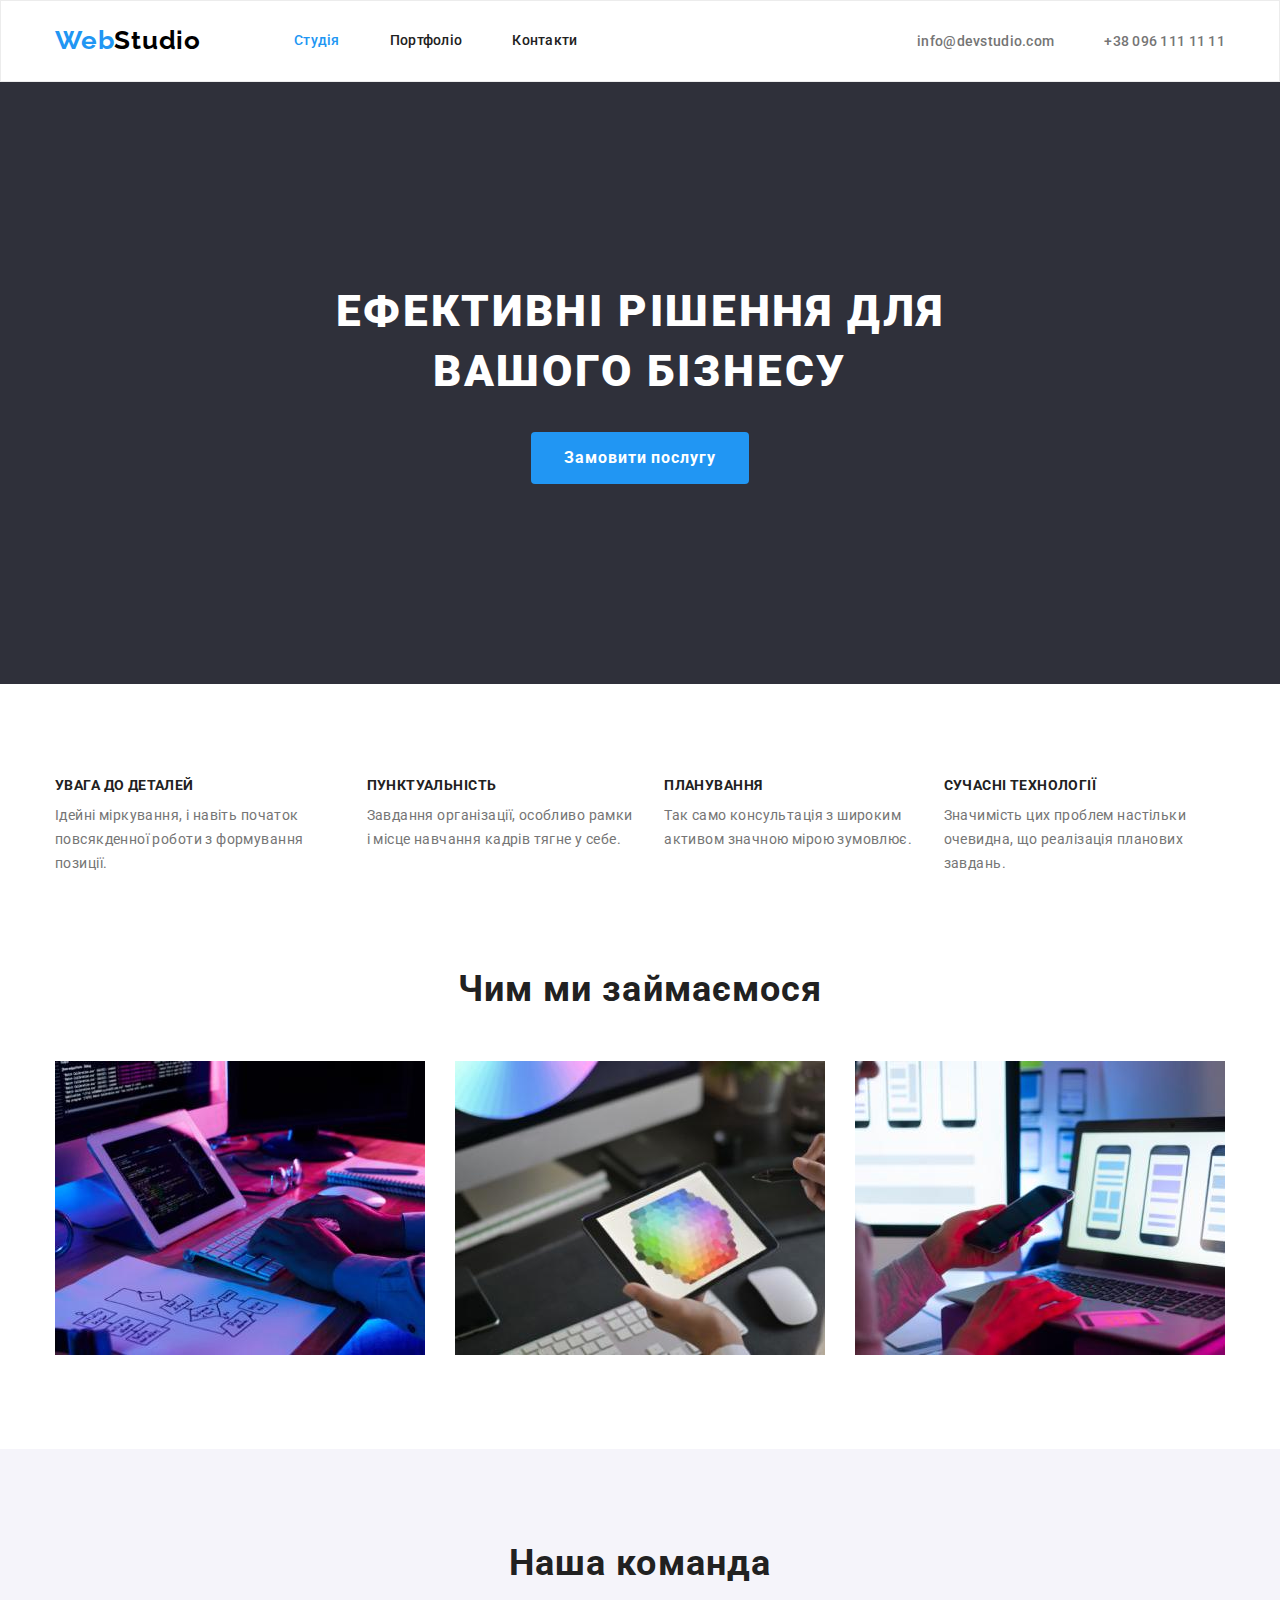
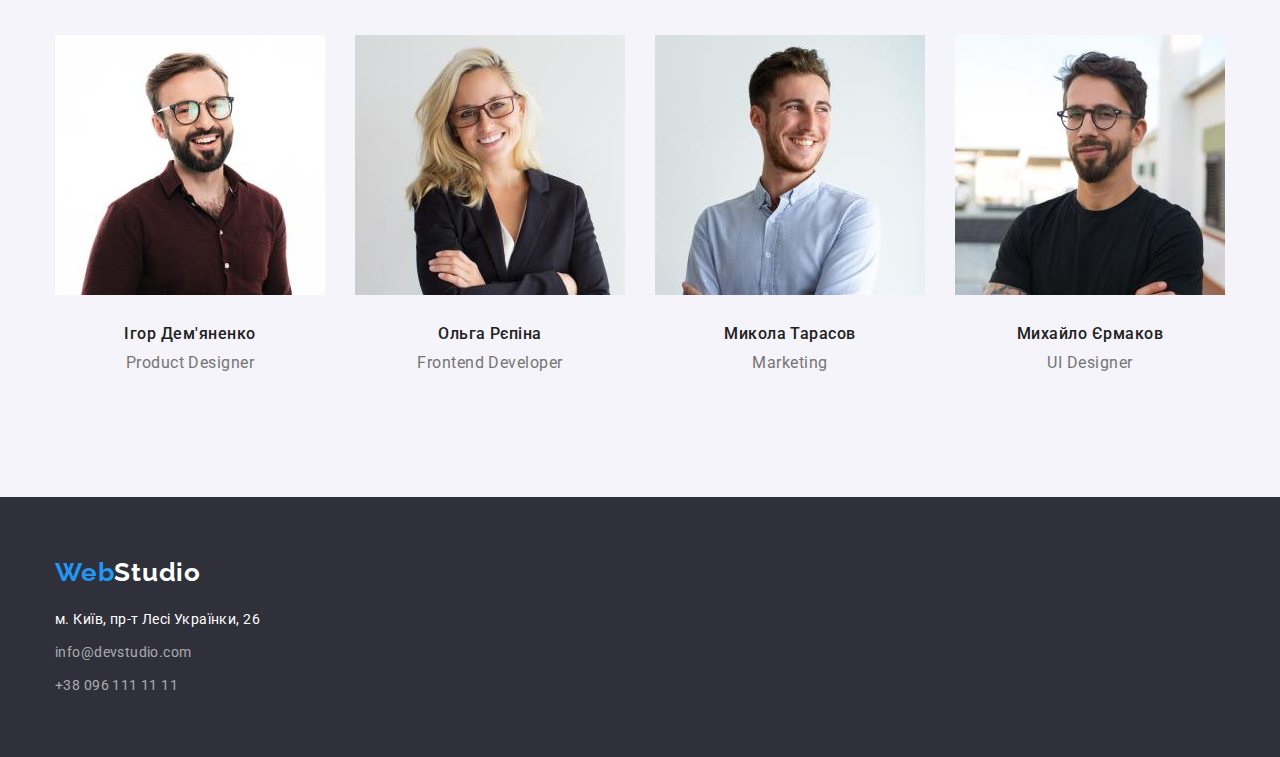
<file: index.html>
<!DOCTYPE html>
<html lang="uk">
<head>
    <meta charset="UTF-8">
    <meta http-equiv="X-UA-Compatible" content="IE=edge">
    <meta name="viewport" content="width=device-width, initial-scale=1.0">
    <title>Студія</title>
    <link href="https://fonts.googleapis.com/css2?family=Raleway:wght@700&family=Roboto:wght@400;500;700;900&display=swap" rel="stylesheet">
    <link rel="stylesheet" href="https://cdnjs.cloudflare.com/ajax/libs/modern-normalize/1.1.0/modern-normalize.min.css">
    <link rel="stylesheet" href="./css/main.css">
</head>
<body>
    <!-- Навігація сайту -->
    
        <header class="header">
            <div class="container main-nav">
                <nav class="menu-nav">       
                    <a href="./index.html" class="logo"><span style="color:#2196F3 ;">Web</span>Studio</a>
                        <ul class="navig list">
                            <li class="item"><a href="./index.html" class="link current">Студія</a></li>
                            <li class="item"><a href="./portfilio.html" class="link">Портфоліо</a></li>
                            <li class="item"><a href="#" class="link">Контакти</a></li>
                        </ul>
                 </nav>
                    <ul class="cont-nav list">
                        <li class="item"><a href="mailto:info@devstudio.com" lang="en" class="email">info@devstudio.com</a></li>
                        <li class="item"><a href="tel:+380961111111" class="tel">+38 096 111 11 11</a></li>
                    </ul>
            </div>
   
        </header>

        <main>
            <!-- Герой -->
            <section class="hero1">
                <div class="container">
                    <h1 class="hero1-title">Ефективні рішення для вашого бізнесу</h1>
                    <button type="button" class="hero1-btn">Замовити послугу</button>
                </div>
            </section>
            <!-- Переваги -->
            <section class="section">
                
                
                    <div class="container">
                        <h2 hidden class="section-title">Наші особливості</h2>
                        <ul class="list">
                            <li class="item1">
                                <h3 class="section1-title">Увага до деталей</h3>
                                <p class="section1-text">Ідейні міркування, і навіть початок повсякденної роботи з формування позиції.</p>
                            </li>
                            <li class="item1">
                                <h3 class="section1-title">Пунктуальність</h3>
                                <p class="section1-text">Завдання організації, особливо рамки і місце навчання кадрів тягне у себе.</p>
                            </li>
                            <li class="item1">
                                <h3 class="section1-title">Планування</h3>
                                <p class="section1-text">Так само консультація з широким активом значною мірою зумовлює.</p>
                            </li>
                            <li class="item1">
                                <h3 class="section1-title">Сучасні технології</h3>
                                <p class="section1-text">Значимість цих проблем настільки очевидна, що реалізація планових завдань.</p>
                            </li>
                        </ul>
                    </div>    
                        
                
            </section>
            <!-- Види робот -->
            <section class="section">
                <div class="container">
                    <h2 class="section2-title">Чим ми займаємося</h2>
                    <ul class="list">
                        <li class="item1">
                            <img src="./images/maketu1.jpg" alt="Зразок роботи 1" width="370">
                        </li>
                        <li class="item1"><img src="./images/maketu2.jpg" alt="Зразок роботи 2" width="370">
                        </li>
                        <li class="item1">
                            <img src="./images/maketu3.jpg" alt="Зразок роботи 3" width="370">
                        </li>
                    </ul>
                </div>
          
            </section>
            <!-- Наща команда  -->
            <section class="section bgc-team">
                <div class="container">
                    <h2 class="section3-title">Наша команда</h2>
                    <ul class="list">
                        
                            <li class="item1">
                                <img src="./images/namejobs1.jpg" alt="Ігор Дем'яненко" width="270">
                                <h3 class="section4-title">Ігор Дем'яненко</h3>
                                <p class="section4-text">Product Designer</p>
                            </li>
                       
                            <li class="item1">
                                <img src="./images/namejobs2.jpg" alt="Ольга Рєпіна" width="270">
                                <h3 class="section4-title">Ольга Рєпіна</h3>
                                <p class="section4-text">Frontend Developer</p>
                            </li>
                      
                            <li class="item1">
                                <img src="./images/namejobs3.jpg" alt="Микола Тарасов" width="270">
                                <h3 class="section4-title">Микола Тарасов</h3>
                                <p class="section4-text">Marketing</p>
                            </li>

                            <li class="item1">
                                <img src="./images/namejobs4.jpg" alt="Михайло Єрмаков" width="270">
                                <h3 class="section4-title">Михайло Єрмаков</h3>
                                <p class="section4-text">UI Designer</p>
                            </li>
                      
                    </ul>   
                </div>
              
            </section>
        </main>
   


 <!-- Футер -->
<footer class="footer">
    <div class="container">
        <a href="./index.html" class="foot-logo"><span style="color:#2196F3 ;">Web</span>Studio</a>
        <address>
            <ul class="foot-cont list">
                <li><a href="https://goo.gl/maps/juekgJh6vPRTX3pi7" target="_blank" rel="noopener, nofollow , noreferrer " class="foot-adrs">м. Київ, пр-т Лесі Українки, 26</a> </li>
                <li><a href="mailto:info@devstudio.com" lang="en" class="foot-text">info@devstudio.com</a></li>
                <li class="foot-text"><a href="tel:+380961111111" ></a>+38 096 111 11 11</li>
            </ul>
        </address>
    </div>
  
</footer>

</body>

</html>
</file>
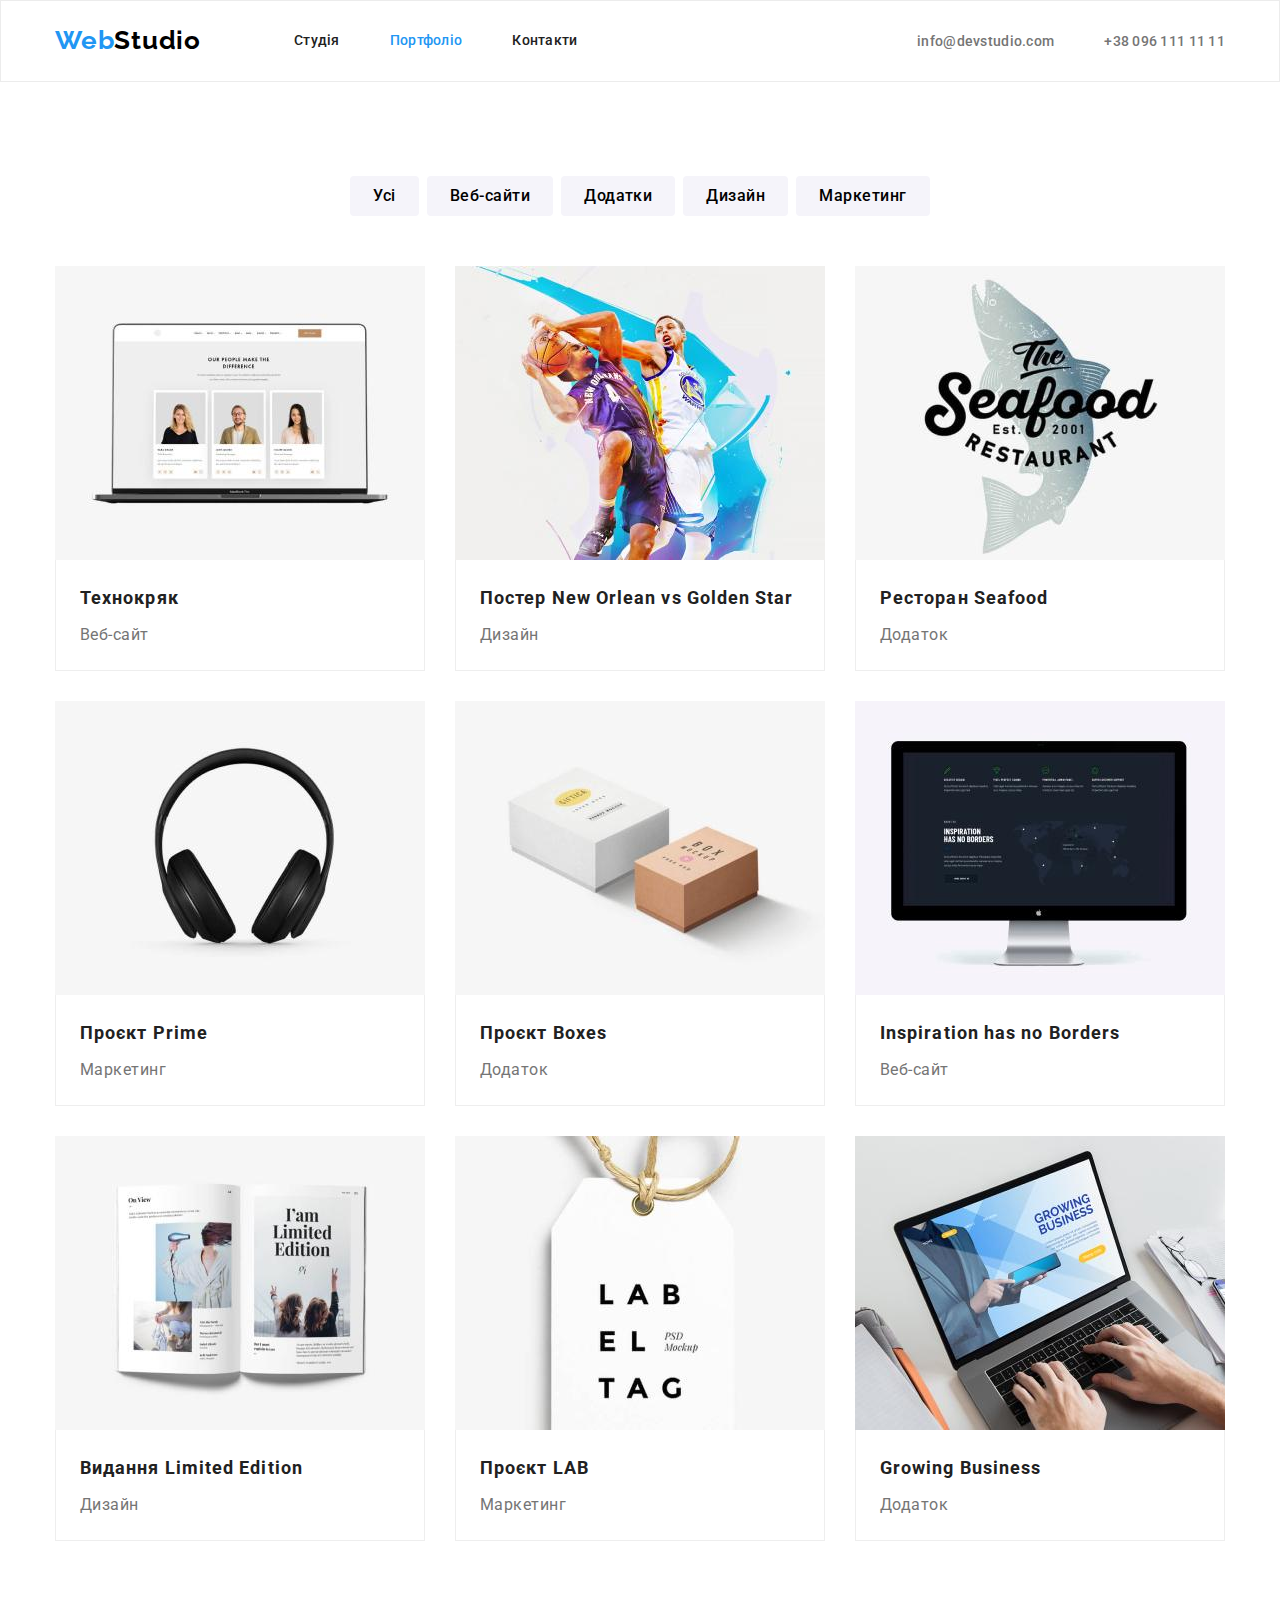
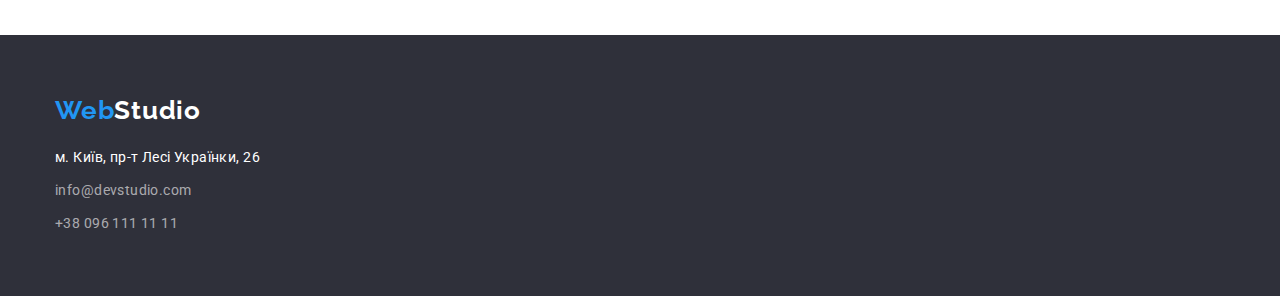
<file: portfilio.html>
<!DOCTYPE html>
<html lang="uk">
<head>
    <meta charset="UTF-8">
    <meta http-equiv="X-UA-Compatible" content="IE=edge">
    <meta name="viewport" content="width=device-width, initial-scale=1.0">
    <title>Портфоліо</title>
    <link href="https://fonts.googleapis.com/css2?family=Raleway:wght@700&family=Roboto:wght@400;500;700;900&display=swap" rel="stylesheet">
    <link rel="stylesheet" href="https://cdnjs.cloudflare.com/ajax/libs/modern-normalize/1.1.0/modern-normalize.min.css">
    <link rel="stylesheet" href="./css/main.css">
</head>
<body>
    <!-- Навігація сайту -->
    
    <header class="header" >
        <div class="container main-nav">
            <nav class="menu-nav">       
                <a href="./index.html" class="logo"><span style="color:#2196F3 ;">Web</span>Studio</a>
                    <ul class="navig list">
                        <li class="item"><a href="./index.html" class="link ">Студія</a></li>
                        <li class="item"><a href="./portfilio.html" class="link current">Портфоліо</a></li>
                        <li class="item"><a href="#" class="link">Контакти</a></li>
                    </ul>
             </nav>
                <ul class="cont-nav list">
                    <li class="item"><a href="mailto:info@devstudio.com" lang="en" class="email">info@devstudio.com</a></li>
                    <li class="item"><a href="tel:+380961111111" class="tel">+38 096 111 11 11</a></li>
                </ul>
        </div>

    </header>

<main>

<!-- Список з кнопками -->
<section class="section">
    
  <div class="container">

    <h1 hidden>Секція</h1>
    <ul class="flex-btn list">
        <li class="btn-f">
            <button type="button" class="btn">Усі</button>
        </li>
        <li class="btn-f">
            <button type="button" class="btn">Веб-сайти</button>
        </li>
        <li class="btn-f">
            <button type="button" class="btn">Додатки</button>
        </li>
        <li class="btn-f">
            <button type="button" class="btn">Дизайн</button>
        </li>
        <li class="btn-f">
            <button type="button" class="btn">Маркетинг</button>
        </li>
    </ul>

<!-- Список з прикладами -->

<ul class="examples list">
        <li class="ex-list">
            <a href="#">
                <img src="./images/portfmaket1.jpg" width="370" alt="Приклад сайту">
                <div class="ex-div">
                    <h2 class="ex-title">Технокряк</h2>
                    <p class="ex-text">Веб-сайт</p>  
                </div>
                
            </a>
        </li>
    
    
        <li class="ex-list">
            <a href="#">
                <img src="./images/portfmaket2.jpg" width="370" alt="Постер гри в баскетбол">
                <div class="ex-div">
                    <h2 class="ex-title">Постер New Orlean vs Golden Star</h2>
                    <p class="ex-text">Дизайн</p>  
                </div>
                
            </a>
        </li>
    
   
        <li class="ex-list">
            <a href="#">
                <img src="./images/portfmaket3.jpg" width="370" alt="Назва ресторану">
                <div class="ex-div">
                    <h2 class="ex-title">Ресторан Seafood</h2>
                    <p class="ex-text">Додаток</p> 
                </div>
                
            </a>
        </li>
    
    
        <li class="ex-list">
            <a href="#">
                <img src="./images/portfmaket4.jpg" width="370" alt="Навушники">
                <div class="ex-div">
                    <h2 class="ex-title">Проєкт Prime</h2>
                    <p class="ex-text">Маркетинг</p>
                </div>
                
            </a>
        </li>
    
    
        <li class="ex-list">
            <a href="#">
                <img src="./images/portfmaket5.jpg" width="370" alt="Коробки">
                <div class="ex-div">
                    <h2 class="ex-title">Проєкт Boxes</h2>
                    <p class="ex-text">Додаток</p>
                </div>
                
            </a>
        </li>
    
    
        <li class="ex-list">
            <a href="#">
                <img src="./images/portfmaket6.jpg" width="370" alt="Макет сайту">
                <div class="ex-div">
                    <h2 class="ex-title">Inspiration has no Borders</h2>
                    <p class="ex-text">Веб-сайт</p>
                </div>
                
            </a>
        </li>
    
    
        <li class="ex-list">
            <a href="#">
                <img src="./images/portfmaket7.jpg" width="370" alt="Журнал">
                <div class="ex-div">
                    <h2 class="ex-title">Видання Limited Edition</h2>
                    <p class="ex-text">Дизайн</p>
                </div>
               
            </a>
        </li>
    
    
        <li class="ex-list">
            <a href="#">
                <img src="./images/portfmaket8.jpg" width="370" alt="Картинка з текстом">
                <div class="ex-div">
                    <h2 class="ex-title">Проєкт LAB</h2>
                    <p class="ex-text">Маркетинг</p>
                </div>
                
            </a>
    
    
        <li class="ex-list">
            <a href="#">
                <img src="./images/portfmaket9.jpg" width="370" alt="Приклад додатку">
                <div class="ex-div">
                    <h2 class="ex-title">Growing Business</h2>
                    <p class="ex-text">Додаток</p>  
                </div>
                
            </a>
        </li>
   
   
  </ul>   

  </div>

</section>


</main>
   


 <!-- Футер -->
 <footer class="footer">
    <div class="container">
        <a href="./index.html" class="foot-logo"><span style="color:#2196F3 ;">Web</span>Studio</a>
        <address>
            <ul class="foot-cont list">
                <li><a href="https://goo.gl/maps/juekgJh6vPRTX3pi7" target="_blank" rel="noopener, nofollow , noreferrer " class="foot-adrs">м. Київ, пр-т Лесі Українки, 26</a> </li>
                <li><a href="mailto:info@devstudio.com" lang="en" class="foot-text">info@devstudio.com</a></li>
                <li class="foot-text"><a href="tel:+380961111111" ></a>+38 096 111 11 11</li>
            </ul>
        </address>
    </div>
  
</footer>

</body>

</html>
</file>
<file: css/main.css>
:root {
    --title-color :#212121 ;
    --text-color:#757575 ;
    --logo-text: #000000 ;
    --white-bgc: #FFFFFF ;
    --bgc-hero-title: #2F303A ;
    --bgc-color:#F5F5F5 ;
    --bgc-comands : #F5F4FA;
    --Blue-color: #2196F3;
    --bgc-btn-act:#188CE8 ;
    --color-adrsf:  rgba(255, 255, 255, 0.6);
}

/* Roboto 400 . 500. 700 . 900/ relawey 700*/

/* Тіло */
body {
    background-color: var(--white-bgc);
    color: var(--title-color);
    

    font-family: Roboto , sans-serif ;
    
}

.list {
    display: flex;
    list-style: none;
    padding: 0;
    margin: 0;
}

.item1 {
    margin-right: 30px;
}
 .item1:last-child {
    margin-right: 0%;
}

a {
    text-decoration: none;
}

.section {
    padding-top: 94px ;
    padding-bottom: 94px;
}

.section:nth-child(3) {
    padding-top: 0;
}

img {
display:block; 
max-width: 100%;
height:auto;
}

.header {
    border: 1px solid #ECECEC;
}

/* Контейнер навігації */

.container {
    margin-left: auto;
    margin-right: auto;
    width: 1200px;
    padding-left: 15px;
    padding-right: 15px;
   
}

/* Site-nav */
.menu {
    background-color: var(--white-bgc);
}
/* Логотип */
.logo {
    padding-top: 24px;
    padding-bottom: 24px;
    color: var(--logo-text);
    font-family: 'Raleway';
 
    font-weight: 700;
    font-size: 26px;
    line-height: 1,9;
    letter-spacing: 0.03em;
}



/* Флекс навігація*/

.main-nav {
    display: flex;
    align-items: center;
   
   
}

.menu-nav{
    display: flex;
    align-items: center;
   
}

.navig {
    display: flex;
    margin-left: 93px;
}

.cont-nav {
    display: flex;
    margin-left: auto;
    
}
/* Маржин вправо */
.navig .item  {
    margin-right: 50px;
}

/* Убрати відступ */

.navig li:nth-child(3) {
    margin-right: 0%;
}

.cont-nav .item + .item {
    margin-left: 50px;
}


/* Навігація */
.menu-nav .link {
    display: block;
    padding-top: 32px;
    padding-bottom: 32px;
    color: var(--title-color);


    font-weight: 500;
    font-size: 14px;
    line-height: 1.14;
    letter-spacing: 0.02em;
}
/* Ховер навігації */
.menu-nav .link:hover , .menu-nav .link:focus  {
 color:var(--Blue-color)
}

.navig .current {
    color: var(--Blue-color);
}

/* Контакти */
.cont-nav  {
  display: flex;
  margin-left: auto;
}

.email ,.tel {
    padding-top: 32px;
    padding-bottom: 32px;
    color: var(--text-color);
    font-weight: 500;
    font-size: 14px;
    line-height: 1.14;
    letter-spacing: 0.02em;
}


.cont-nav .email:hover ,.cont-nav .email:focus {
    color: var(--Blue-color);
    }

 .cont-nav .tel:hover , .cont-nav .tel:focus {
    color: var(--Blue-color);
 }   

/* Герой */

.hero1 {
    text-align: center;
    background-color: var(--bgc-hero-title);
    padding-top: 200px;
    padding-bottom: 200px;
}

.hero1-title {
    width: 696px;
    margin-top: 0;
    margin-bottom: 30px;
    margin-left: auto;
    margin-right: auto;
   
    
    color: var(--white-bgc);
    font-weight: 900;
    font-size: 44px;
    line-height: 1.36;
    text-align: center;
    letter-spacing: 0.06em;
    text-transform: uppercase;
}
/* Головна кнопка */
.hero1-btn {
    border: 1px solid transparent;
    border-radius: 4px;
    padding: 10px 32px ;
    min-width: 216px;

    background-color:var(--Blue-color) ;
    color: var(--white-bgc);
    font-weight: 700;
    font-size: 16px;
    line-height: 1.88;
    
  
    text-align: center;
    letter-spacing: 0.06em;
    cursor: pointer;
}

.hero1-btn:hover {
    background-color: var(--bgc-btn-act);
    color: var(--white-bgc);
}






/* Переваги */
.section1-title {
    margin-top: 0;
    margin-bottom: 10px;
    color: var(--title-color);
    font-weight: 700;
    font-size: 14px;
    line-height: 1.14;
    letter-spacing: 0.03em;
    text-transform: uppercase;
}

.section1-text {
    margin-top: 0;
    margin-bottom: 0;
    color: var(--text-color);
    font-weight: 400;
    font-size: 14px;
    line-height: 1.71;
    letter-spacing: 0.03em;
}







/*  Види робот */

.section2-title {
    margin-top: 0;
    margin-bottom: 50px;
    color: var(--title-color);
    font-weight: 700;
    font-size: 36px;
    line-height: 1.16;
    text-align: center;
    letter-spacing: 0.03em;
}







/* Наша команда  */

.bgc-team {
    background-color:var(--bgc-comands);
}

/* Заголовок команди */
.section3-title {
    margin-top: 0;
    margin-bottom: 50px;

    color: var(--title-color);
    font-weight: 700;
    font-size: 36px;
    line-height: 1.16;
    text-align: center;
    letter-spacing: 0.03em;
}
/* Ім'я працівників */
.section4-title {
    margin: 0;
    margin-bottom: 10px;
    padding-top: 30px;
    color: var(--title-color);
    font-weight: 500;
    font-size: 16px;
    line-height: 1.18;
    text-align: center;
    letter-spacing: 0.03em;
}
/* Ким працюють */
.section4-text {
    margin-top: 0%;
    margin-bottom: 0%;
    padding-bottom: 30px;
    
    color: var(--text-color);
    font-weight: 400;
    font-size: 16px;
    line-height: 1.18;
    text-align: center;
    letter-spacing: 0.03em;
    }


/* Флекс для футера */

    .foot-cont {
        display: flex;
        flex-direction: column;
        gap:9px;
    }
    /* Footer */

    .footer {
        padding-top: 60px;
        padding-bottom: 60px;
        background-color: var(--bgc-hero-title);
    }

.foot-logo {
    display: block;
    
    margin-bottom: 20px;

    color: var(--white-bgc);
    font-family: 'Raleway';
    font-weight: 700;
    font-size: 26px;
    line-height: 1.19;
    letter-spacing: 0.03em;
}

.foot-adrs {
    padding-bottom: 9px;

    color: var(--white-bgc);
    font-style: normal;
    font-size: 14px;
    line-height: 1.71;
    letter-spacing: 0.03em;
}

.foot-text {
  
    color: var(--color-adrsf);
    font-style: normal;
    font-size: 14px;
    line-height: 1.71;
    letter-spacing: 0.03em;
} 




/* Флекс для кнопок портфолио */

.flex-btn {
    display: flex;
    justify-content: center;
    
}

.btn-f{
    margin-right: 8px;
}

.btn-f:last-child{
    margin-right: 0;
}
/* Оформлення Портфоліо */

.flex-btn {
    margin-top: 0;
    margin-bottom: 50px;
    
}

.btn {
    padding: 6px 22px;
    border: 1px solid transparent;
    border-radius: 4px;

    background-color: var(--bgc-comands);
    font-weight: 500;
    font-size: 16px;
    line-height: 1.62;
    /* identical to box height, or 162% */
    text-align: center;
    letter-spacing: 0.03em;
    cursor: pointer;
}

.btn:hover {
    background-color: var(--Blue-color);
    color: var(--white-bgc);
}


/* Флекс для прикладів */

.examples {
    display: flex;
    flex-wrap: wrap;
    gap: 30px;
   
}

.examples-flex {
    
    margin-right: 30px;
    margin-bottom: 30px;
}



.examples-flex:nth-child(3n){
margin-right: 0;
}

.examples-flex:nth-last-child(-n+3){
    margin-bottom: 0;
}

.ex-div {
        padding: 20px 24px;
    border-bottom-width: 1px;
    border-bottom-style: solid;
    border-bottom-color: #EEEEEE;
    border-left-width: 1px;
    border-left-style: solid;
    border-inline-start-color: #EEEEEE;
    border-right-width: 1px;
    border-right-style: solid;
    border-right-color: #EEEEEE;
}


.ex-title {
    margin-top: 0;
    margin-bottom: 4px;
   

    color: var(--title-color);
    font-weight: 700;
    font-size: 18px;
    line-height: 2;
    /* identical to box height, or 200% */
    letter-spacing: 0.06em;
}

.ex-text {
   margin: 0%;
    color: var(--text-color);
    font-weight: 400;
    font-size: 16px;
    line-height: 1.88;
    /* identical to box height, or 188% */
    letter-spacing: 0.03em;
}

.foot-adrs:hover ,.foot-text:hover {
color: var(--Blue-color);
}
</file>
